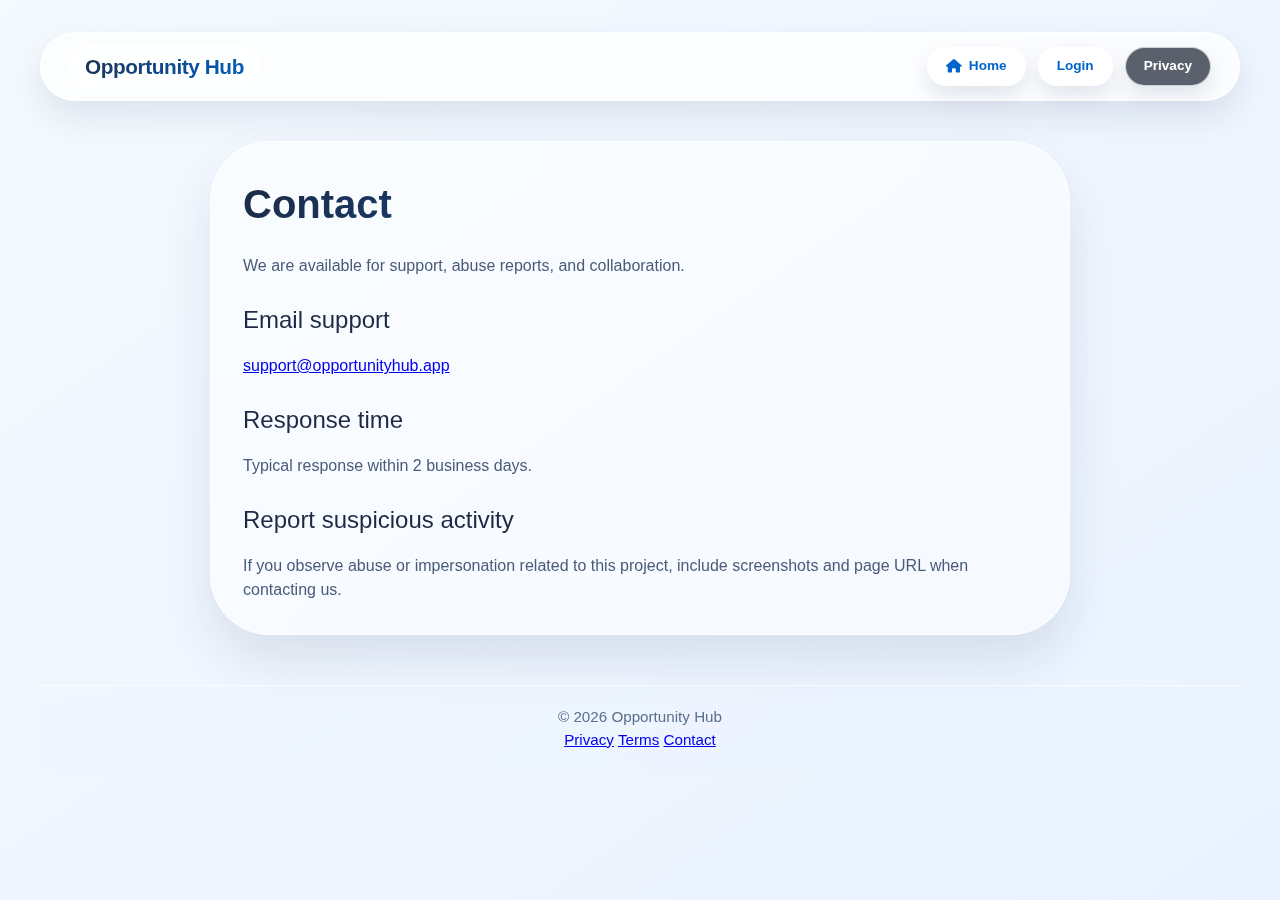
<file: contact.html>
<!DOCTYPE html>
<html lang="en">
<head>
  <meta charset="UTF-8">
  <meta name="viewport" content="width=device-width, initial-scale=1.0">
  <meta http-equiv="Content-Security-Policy" content="default-src 'self'; script-src 'self' https://www.gstatic.com; style-src 'self' 'unsafe-inline' https://fonts.googleapis.com https://cdnjs.cloudflare.com; font-src https://fonts.gstatic.com https://cdnjs.cloudflare.com data:; img-src 'self' data: https:; connect-src 'self' https://identitytoolkit.googleapis.com https://securetoken.googleapis.com https://firestore.googleapis.com https://www.googleapis.com https://*.googleapis.com https://*.firebaseio.com https://*.firebaseapp.com; base-uri 'self'; form-action 'self'; frame-ancestors 'none'; upgrade-insecure-requests">
  <title>Contact - Opportunity Hub</title>
  <link rel="preconnect" href="https://fonts.googleapis.com">
  <link rel="preconnect" href="https://fonts.gstatic.com" crossorigin>
  <link rel="stylesheet" href="https://cdnjs.cloudflare.com/ajax/libs/font-awesome/6.0.0-beta3/css/all.min.css">
  <link rel="stylesheet" href="style.css">
</head>
<body>
  <header class="top-nav">
    <a class="brand" href="index.html">Opportunity Hub</a>
    <nav class="nav-actions">
      <a class="btn btn-outline btn-small" href="index.html"><i class="fas fa-home"></i> Home</a>
      <a class="btn btn-outline btn-small" href="login.html">Login</a>
      <a class="btn btn-dark btn-small" href="privacy.html">Privacy</a>
    </nav>
  </header>

  <main class="landing">
    <section class="internships-section" style="max-width: 860px; margin: 0 auto;">
      <div class="section-header home-header">
        <h2>Contact</h2>
        <p style="color: var(--text-secondary);">We are available for support, abuse reports, and collaboration.</p>
      </div>

      <h3>Email support</h3>
      <p style="color: var(--text-secondary);"><a href="mailto:support@opportunityhub.app">support@opportunityhub.app</a></p>
      <h3>Response time</h3>
      <p style="color: var(--text-secondary);">Typical response within 2 business days.</p>
      <h3>Report suspicious activity</h3>
      <p style="color: var(--text-secondary);">If you observe abuse or impersonation related to this project, include screenshots and page URL when contacting us.</p>
    </section>

    <footer class="footer">
      <p>&copy; 2026 Opportunity Hub</p>
      <div class="footer-links">
        <a href="privacy.html">Privacy</a>
        <a href="terms.html">Terms</a>
        <a href="contact.html">Contact</a>
      </div>
    </footer>
  </main>
</body>
</html>
</file>
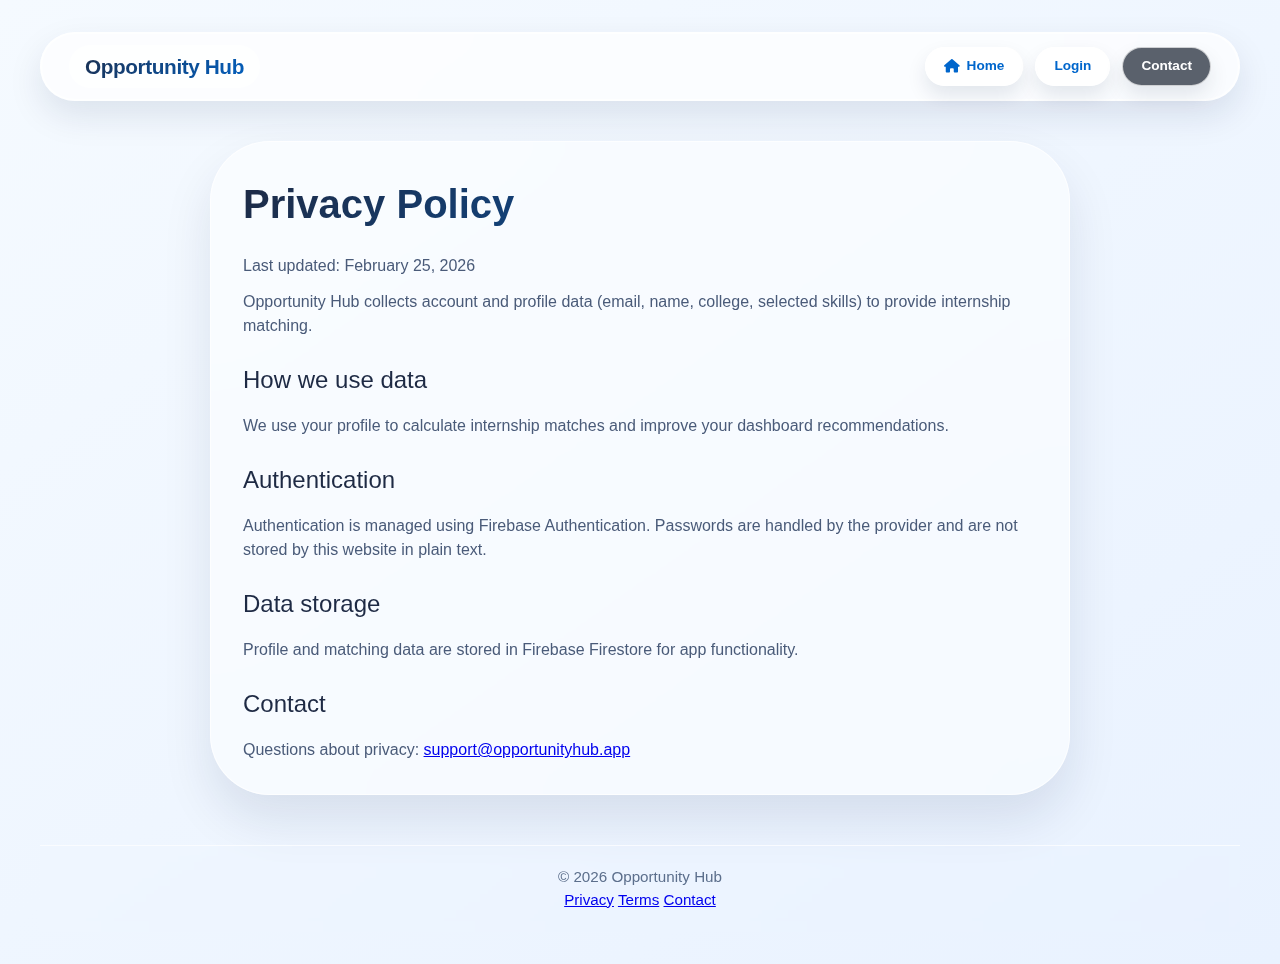
<file: privacy.html>
<!DOCTYPE html>
<html lang="en">
<head>
  <meta charset="UTF-8">
  <meta name="viewport" content="width=device-width, initial-scale=1.0">
  <meta http-equiv="Content-Security-Policy" content="default-src 'self'; script-src 'self' https://www.gstatic.com; style-src 'self' 'unsafe-inline' https://fonts.googleapis.com https://cdnjs.cloudflare.com; font-src https://fonts.gstatic.com https://cdnjs.cloudflare.com data:; img-src 'self' data: https:; connect-src 'self' https://identitytoolkit.googleapis.com https://securetoken.googleapis.com https://firestore.googleapis.com https://www.googleapis.com https://*.googleapis.com https://*.firebaseio.com https://*.firebaseapp.com; base-uri 'self'; form-action 'self'; frame-ancestors 'none'; upgrade-insecure-requests">
  <title>Privacy Policy - Opportunity Hub</title>
  <link rel="preconnect" href="https://fonts.googleapis.com">
  <link rel="preconnect" href="https://fonts.gstatic.com" crossorigin>
  <link rel="stylesheet" href="https://cdnjs.cloudflare.com/ajax/libs/font-awesome/6.0.0-beta3/css/all.min.css">
  <link rel="stylesheet" href="style.css">
</head>
<body>
  <header class="top-nav">
    <a class="brand" href="index.html">Opportunity Hub</a>
    <nav class="nav-actions">
      <a class="btn btn-outline btn-small" href="index.html"><i class="fas fa-home"></i> Home</a>
      <a class="btn btn-outline btn-small" href="login.html">Login</a>
      <a class="btn btn-dark btn-small" href="contact.html">Contact</a>
    </nav>
  </header>

  <main class="landing">
    <section class="internships-section" style="max-width: 860px; margin: 0 auto;">
      <div class="section-header home-header">
        <h2>Privacy Policy</h2>
        <p style="color: var(--text-secondary);">Last updated: February 25, 2026</p>
      </div>

      <p style="margin-top: 12px; color: var(--text-secondary);">Opportunity Hub collects account and profile data (email, name, college, selected skills) to provide internship matching.</p>
      <h3>How we use data</h3>
      <p style="color: var(--text-secondary);">We use your profile to calculate internship matches and improve your dashboard recommendations.</p>
      <h3>Authentication</h3>
      <p style="color: var(--text-secondary);">Authentication is managed using Firebase Authentication. Passwords are handled by the provider and are not stored by this website in plain text.</p>
      <h3>Data storage</h3>
      <p style="color: var(--text-secondary);">Profile and matching data are stored in Firebase Firestore for app functionality.</p>
      <h3>Contact</h3>
      <p style="color: var(--text-secondary);">Questions about privacy: <a href="mailto:support@opportunityhub.app">support@opportunityhub.app</a></p>
    </section>

    <footer class="footer">
      <p>&copy; 2026 Opportunity Hub</p>
      <div class="footer-links">
        <a href="privacy.html">Privacy</a>
        <a href="terms.html">Terms</a>
        <a href="contact.html">Contact</a>
      </div>
    </footer>
  </main>
</body>
</html>
</file>
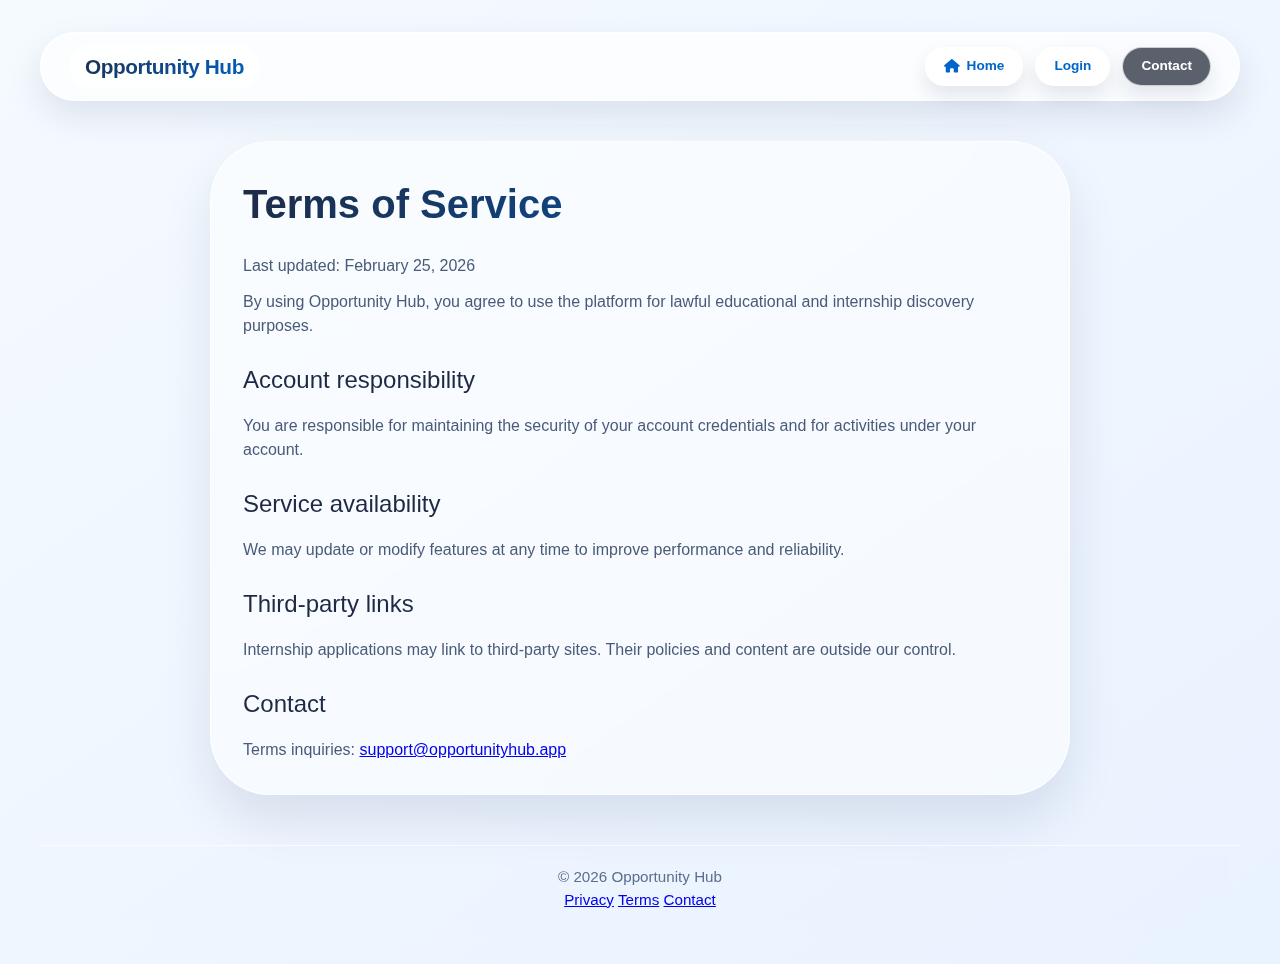
<file: terms.html>
<!DOCTYPE html>
<html lang="en">
<head>
  <meta charset="UTF-8">
  <meta name="viewport" content="width=device-width, initial-scale=1.0">
  <meta http-equiv="Content-Security-Policy" content="default-src 'self'; script-src 'self' https://www.gstatic.com; style-src 'self' 'unsafe-inline' https://fonts.googleapis.com https://cdnjs.cloudflare.com; font-src https://fonts.gstatic.com https://cdnjs.cloudflare.com data:; img-src 'self' data: https:; connect-src 'self' https://identitytoolkit.googleapis.com https://securetoken.googleapis.com https://firestore.googleapis.com https://www.googleapis.com https://*.googleapis.com https://*.firebaseio.com https://*.firebaseapp.com; base-uri 'self'; form-action 'self'; frame-ancestors 'none'; upgrade-insecure-requests">
  <title>Terms of Service - Opportunity Hub</title>
  <link rel="preconnect" href="https://fonts.googleapis.com">
  <link rel="preconnect" href="https://fonts.gstatic.com" crossorigin>
  <link rel="stylesheet" href="https://cdnjs.cloudflare.com/ajax/libs/font-awesome/6.0.0-beta3/css/all.min.css">
  <link rel="stylesheet" href="style.css">
</head>
<body>
  <header class="top-nav">
    <a class="brand" href="index.html">Opportunity Hub</a>
    <nav class="nav-actions">
      <a class="btn btn-outline btn-small" href="index.html"><i class="fas fa-home"></i> Home</a>
      <a class="btn btn-outline btn-small" href="login.html">Login</a>
      <a class="btn btn-dark btn-small" href="contact.html">Contact</a>
    </nav>
  </header>

  <main class="landing">
    <section class="internships-section" style="max-width: 860px; margin: 0 auto;">
      <div class="section-header home-header">
        <h2>Terms of Service</h2>
        <p style="color: var(--text-secondary);">Last updated: February 25, 2026</p>
      </div>

      <p style="margin-top: 12px; color: var(--text-secondary);">By using Opportunity Hub, you agree to use the platform for lawful educational and internship discovery purposes.</p>
      <h3>Account responsibility</h3>
      <p style="color: var(--text-secondary);">You are responsible for maintaining the security of your account credentials and for activities under your account.</p>
      <h3>Service availability</h3>
      <p style="color: var(--text-secondary);">We may update or modify features at any time to improve performance and reliability.</p>
      <h3>Third-party links</h3>
      <p style="color: var(--text-secondary);">Internship applications may link to third-party sites. Their policies and content are outside our control.</p>
      <h3>Contact</h3>
      <p style="color: var(--text-secondary);">Terms inquiries: <a href="mailto:support@opportunityhub.app">support@opportunityhub.app</a></p>
    </section>

    <footer class="footer">
      <p>&copy; 2026 Opportunity Hub</p>
      <div class="footer-links">
        <a href="privacy.html">Privacy</a>
        <a href="terms.html">Terms</a>
        <a href="contact.html">Contact</a>
      </div>
    </footer>
  </main>
</body>
</html>
</file>
<file: style.css>
/* style.css - iOS Glass with Dark Theme & Smooth Transitions */
@import url('https://fonts.googleapis.com/css2?family=Manrope:wght@400;500;600;700;800&family=Sora:wght@600;700;800&display=swap');
* {
  margin: 0;
  padding: 0;
  box-sizing: border-box;
}

/* Light theme (default) variables */
:root {
  --bg-gradient-start: #f5faff;
  --bg-gradient-end: #e9f2ff;
  --glass-bg: rgba(255, 255, 255, 0.5);
  --glass-bg-strong: rgba(255, 255, 255, 0.7);
  --glass-border: rgba(255, 255, 255, 0.7);
  --text-primary: #1e2a44;
  --text-secondary: #4a5b79;
  --text-muted: #5c6f8c;
  --accent: #0066cc;
  --accent-hover: #1a75d4;
  --accent-soft: rgba(0, 102, 204, 0.1);
  --card-shadow: rgba(0, 30, 70, 0.1);
  --danger: #dc2626;
  --danger-hover: #b91c1c;
  --danger-soft: rgba(220, 38, 38, 0.1);
  --logout-bg: #3a4b69;
  --logout-hover: #2d3c56;
  --logout-shadow: rgba(45, 60, 86, 0.35);
  --font-body: 'Manrope', -apple-system, BlinkMacSystemFont, 'Segoe UI', sans-serif;
  --font-display: 'Sora', 'Manrope', -apple-system, BlinkMacSystemFont, 'Segoe UI', sans-serif;
}

/* Dark theme variables */
body.dark-theme {
  --bg-gradient-start: #121212;
  --bg-gradient-end: #1a1f2b;
  --glass-bg: rgba(30, 35, 45, 0.6);
  --glass-bg-strong: rgba(40, 45, 58, 0.8);
  --glass-border: rgba(255, 255, 255, 0.1);
  --text-primary: #f0f4ff;
  --text-secondary: #b0c4de;
  --text-muted: #8896b0;
  --accent: #5e9eff;
  --accent-hover: #7bb1ff;
  --accent-soft: rgba(94, 158, 255, 0.15);
  --card-shadow: rgba(0, 0, 0, 0.5);
  --danger: #ef4444;
  --danger-hover: #f87171;
  --danger-soft: rgba(239, 68, 68, 0.15);
  --logout-bg: #5d708f;
  --logout-hover: #6d82a5;
  --logout-shadow: rgba(93, 112, 143, 0.35);
}

/* Smooth transitions for all themed properties */
body, body * {
  transition: background-color 0.3s ease, color 0.2s ease, border-color 0.2s ease, box-shadow 0.2s ease, backdrop-filter 0.3s ease;
}

body {
  font-family: var(--font-body);
  background: linear-gradient(145deg, var(--bg-gradient-start), var(--bg-gradient-end));
  min-height: 100vh;
  display: flex;
  flex-direction: column;
  align-items: center;
  padding: 2rem 1.5rem;
  color: var(--text-primary);
  line-height: 1.5;
}

/* Glass container for main content */
body > *:not(script):not(.top-nav) {
  width: 100%;
  max-width: 1200px;
  margin-left: auto;
  margin-right: auto;
}

/* ---------- TOP NAVIGATION ---------- */
.top-nav {
  display: flex;
  align-items: center;
  justify-content: space-between;
  gap: 16px;
  width: 100%;
  max-width: 1200px;
  margin-bottom: 40px;
  padding: 12px 28px;
  background: var(--glass-bg-strong);
  backdrop-filter: blur(20px);
  -webkit-backdrop-filter: blur(20px);
  border-radius: 60px;
  box-shadow: 0 15px 35px var(--card-shadow), 0 0 0 1px var(--glass-border) inset;
  border: 1px solid var(--glass-border);
}

.brand {
  font-family: var(--font-display);
  font-weight: 700;
  font-size: 1.3rem;
  background: linear-gradient(135deg, var(--text-primary), var(--accent));
  background-clip: text;
  -webkit-background-clip: text;
  -webkit-text-fill-color: transparent;
  text-decoration: none;
  letter-spacing: -0.02em;
  padding: 6px 16px;
  border-radius: 40px;
  background-color: rgba(255,255,255,0.3);
  backdrop-filter: blur(4px);
}

.nav-actions {
  display: flex;
  align-items: center;
  gap: 12px;
  flex-wrap: wrap;
}

/* Theme toggle button */
#themeToggle {
  background: var(--glass-bg);
  color: var(--text-primary);
  border: 1px solid var(--glass-border);
  padding: 8px 12px;
  font-size: 1rem;
}

/* ---------- GLOBAL BUTTON STYLES ---------- */
button,
.btn {
  display: inline-flex;
  align-items: center;
  justify-content: center;
  gap: 8px;
  border: none;
  border-radius: 50px;
  padding: 12px 28px;
  font-size: 0.95rem;
  font-weight: 600;
  text-decoration: none;
  cursor: pointer;
  backdrop-filter: blur(10px);
  -webkit-backdrop-filter: blur(10px);
  border: 1px solid var(--glass-border);
  box-shadow: 0 10px 20px var(--card-shadow);
  background: var(--accent);
  color: white;
}

/* Button variants */
.btn-primary,
button[type="submit"],
#signupBtn,
#loginBtn,
#saveProfile {
  background: var(--accent);
  color: white;
}

.btn-primary:hover,
button[type="submit"]:hover,
#signupBtn:hover,
#loginBtn:hover,
#saveProfile:hover {
  background: var(--accent-hover);
  transform: translateY(-2px);
  box-shadow: 0 18px 30px var(--accent-soft);
}

.btn-outline {
  background: var(--glass-bg-strong);
  color: var(--accent);
  border: 1px solid var(--glass-border);
}

.btn-outline:hover {
  background: var(--glass-bg);
  color: var(--accent-hover);
}

.btn-dark {
  background: rgba(20, 30, 45, 0.7);
  color: white;
}

.btn-dark:hover {
  background: rgba(30, 40, 60, 0.8);
}

.btn-danger {
  background: var(--logout-bg);
  color: white;
}

.btn-danger:hover {
  background: var(--logout-hover);
  box-shadow: 0 18px 30px var(--logout-shadow);
  transform: translateY(-2px);
}

.btn-small {
  padding: 8px 18px;
  font-size: 0.85rem;
}

.btn-large {
  padding: 16px 36px;
  font-size: 1.1rem;
}

/* ---------- INPUT FIELDS ---------- */
input[type="email"],
input[type="password"],
input[type="text"] {
  width: 100%;
  max-width: 420px;
  display: block;
  margin: 16px auto;
  padding: 16px 24px;
  background: var(--glass-bg-strong);
  backdrop-filter: blur(10px);
  -webkit-backdrop-filter: blur(10px);
  border: 1px solid var(--glass-border);
  border-radius: 50px;
  font-size: 1rem;
  color: var(--text-primary);
  box-shadow: 0 8px 20px var(--card-shadow), 0 0 0 1px var(--glass-border) inset;
  transition: all 0.2s ease;
}

input:focus {
  outline: none;
  background: var(--glass-bg);
  border-color: var(--accent);
  box-shadow: 0 10px 25px var(--accent-soft), 0 0 0 3px var(--accent-soft);
}

input::placeholder {
  color: var(--text-muted);
  opacity: 0.7;
}

/* ---------- CHECKBOX LABELS ---------- */
label {
  display: inline-flex;
  align-items: center;
  gap: 10px;
  margin: 8px 12px 8px 0;
  padding: 10px 22px;
  background: var(--glass-bg);
  backdrop-filter: blur(8px);
  -webkit-backdrop-filter: blur(8px);
  border-radius: 50px;
  border: 1px solid var(--glass-border);
  font-size: 1rem;
  color: var(--text-primary);
  cursor: pointer;
  transition: background 0.2s;
}

label:hover {
  background: var(--glass-bg-strong);
}

input[type="checkbox"] {
  width: 20px;
  height: 20px;
  accent-color: var(--accent);
  border-radius: 6px;
}

/* ---------- HEADINGS ---------- */
h1 {
  font-family: var(--font-display);
  font-size: 4rem;
  font-weight: 700;
  letter-spacing: -0.03em;
  color: var(--text-primary);
  margin-bottom: 20px;
  line-height: 1.1;
}

h2 {
  font-family: var(--font-display);
  font-size: 2.5rem;
  font-weight: 600;
  background: linear-gradient(135deg, var(--text-primary), var(--accent));
  background-clip: text;
  -webkit-background-clip: text;
  -webkit-text-fill-color: transparent;
  margin-bottom: 20px;
}

h3 {
  font-family: var(--font-display);
  font-size: 1.5rem;
  font-weight: 500;
  color: var(--text-primary);
  margin: 24px 0 16px;
}

/* ---------- CARDS & SECTIONS ---------- */
.internships-section,
.hero,
.home-card,
.testimonial-card,
.cta-glass,
.modal-card {
  background: var(--glass-bg);
  backdrop-filter: blur(25px);
  -webkit-backdrop-filter: blur(25px);
  border-radius: 60px;
  border: 1px solid var(--glass-border);
  box-shadow: 0 25px 50px var(--card-shadow);
  padding: 32px;
  margin-bottom: 40px;
}

.hero {
  padding: 60px 50px;
  border-radius: 70px;
  position: relative;
  overflow: hidden;
}

.hero::before {
  content: '';
  position: absolute;
  top: -20%;
  right: -10%;
  width: 400px;
  height: 400px;
  background: radial-gradient(circle, var(--accent-soft) 0%, transparent 70%);
  border-radius: 50%;
  z-index: 0;
}

.hero > * {
  position: relative;
  z-index: 2;
}

.eyebrow {
  display: inline-block;
  font-size: 0.9rem;
  font-weight: 600;
  letter-spacing: 0.15em;
  color: var(--accent);
  background: var(--glass-bg);
  padding: 6px 18px;
  border-radius: 50px;
  margin-bottom: 20px;
  backdrop-filter: blur(4px);
  border: 1px solid var(--glass-border);
}

.hero-text {
  font-size: 1.4rem;
  font-weight: 400;
  color: var(--text-secondary);
  max-width: 700px;
  margin-bottom: 15px;
}

.hero-subtext {
  font-size: 1.1rem;
  color: var(--text-secondary);
  margin-bottom: 20px;
}

.status-text {
  font-size: 1rem;
  color: var(--text-secondary);
  background: var(--glass-bg);
  display: inline-block;
  padding: 8px 24px;
  border-radius: 50px;
  backdrop-filter: blur(4px);
  margin-bottom: 30px;
}

/* Stats in hero */
.hero-stats {
  display: flex;
  gap: 40px;
  flex-wrap: wrap;
  background: var(--glass-bg);
  backdrop-filter: blur(4px);
  border-radius: 60px;
  padding: 20px 30px;
  border: 1px solid var(--glass-border);
  justify-content: center;
  margin-bottom: 30px;
}

.stat {
  font-size: 1rem;
  color: var(--text-secondary);
  text-align: center;
  opacity: 0;
  transform: translateY(14px) scale(0.98);
  animation: statReveal 0.7s ease forwards;
}

.stat:nth-child(1) {
  animation-delay: 0.15s;
}

.stat:nth-child(2) {
  animation-delay: 0.3s;
}

.stat:nth-child(3) {
  animation-delay: 0.45s;
}

.stat span {
  font-size: 2rem;
  font-weight: 700;
  color: var(--accent);
  display: block;
  line-height: 1.2;
}

@keyframes statReveal {
  from {
    opacity: 0;
    transform: translateY(14px) scale(0.98);
  }
  to {
    opacity: 1;
    transform: translateY(0) scale(1);
  }
}

/* Hero actions */
.hero-actions {
  display: flex;
  gap: 20px;
  flex-wrap: wrap;
}

/* ---------- FEATURE GRID ---------- */
.home-grid {
  display: grid;
  grid-template-columns: repeat(3, 1fr);
  gap: 30px;
  margin-top: 20px;
}

.home-card {
  background: var(--glass-bg);
  backdrop-filter: blur(15px);
  border-radius: 50px;
  padding: 40px 25px;
  text-align: center;
  border: 1px solid var(--glass-border);
  transition: transform 0.25s ease, box-shadow 0.3s, background 0.3s;
  box-shadow: 0 15px 30px var(--card-shadow);
}

.home-card:hover {
  transform: translateY(-8px);
  box-shadow: 0 30px 50px var(--accent-soft);
  background: var(--glass-bg-strong);
}

.card-icon {
  font-size: 2.5rem;
  color: var(--accent);
  margin-bottom: 20px;
  background: var(--glass-bg);
  width: 70px;
  height: 70px;
  display: flex;
  align-items: center;
  justify-content: center;
  border-radius: 50%;
  margin-left: auto;
  margin-right: auto;
  backdrop-filter: blur(4px);
  border: 1px solid var(--glass-border);
}

.home-card h3 {
  font-size: 1.6rem;
  font-weight: 600;
  margin-bottom: 15px;
  color: var(--text-primary);
}

.home-card p {
  color: var(--text-secondary);
  line-height: 1.6;
  font-size: 1rem;
}

/* ---------- STEPS ---------- */
.steps {
  display: flex;
  flex-direction: column;
  gap: 20px;
  margin-top: 20px;
}

.step-item {
  display: flex;
  align-items: center;
  gap: 25px;
  background: var(--glass-bg);
  backdrop-filter: blur(8px);
  border-radius: 70px;
  padding: 20px 35px;
  border: 1px solid var(--glass-border);
  transition: transform 0.2s, background 0.2s;
}

.step-item:hover {
  transform: translateX(8px);
  background: var(--glass-bg-strong);
}

.step-number {
  background: var(--accent);
  color: white;
  width: 60px;
  height: 60px;
  display: flex;
  align-items: center;
  justify-content: center;
  border-radius: 50%;
  font-size: 1.8rem;
  font-weight: 700;
  box-shadow: 0 10px 20px var(--accent-soft);
  flex-shrink: 0;
}

.step-content h3 {
  font-size: 1.4rem;
  font-weight: 600;
  color: var(--text-primary);
  margin-bottom: 5px;
}

.step-content p {
  font-size: 1.1rem;
  color: var(--text-secondary);
}

/* ---------- DASHBOARD RESULTS ---------- */
#results {
  margin-top: 20px;
}

/* Badge styles (from original) */
.badge {
  display: inline-block;
  padding: 4px 12px;
  border-radius: 50px;
  font-weight: 600;
  font-size: 0.85rem;
}

.badge.high {
  background: rgba(34, 197, 94, 0.2);
  color: #16a34a;
}

.badge.medium {
  background: rgba(245, 158, 11, 0.2);
  color: #b45309;
}

.badge.low {
  background: rgba(239, 68, 68, 0.2);
  color: #b91c1c;
}

/* ---------- FOOTER ---------- */
.footer {
  text-align: center;
  margin-top: 50px;
  color: var(--text-muted);
  font-size: 0.95rem;
  padding: 20px;
  border-top: 1px solid var(--glass-border);
  backdrop-filter: blur(4px);
  width: 100%;
}

/* ---------- UTILITY ---------- */
.hidden {
  display: none !important;
}

/* ---------- RESPONSIVE ---------- */
@media (max-width: 800px) {
  body {
    padding: 1.5rem 1rem;
  }
  h1 {
    font-size: 2.8rem;
  }
  h2 {
    font-size: 2rem;
  }
  .hero {
    padding: 40px 30px;
    border-radius: 50px;
  }
  .hero-stats {
    flex-direction: column;
    gap: 20px;
    padding: 20px;
  }
  .home-grid {
    grid-template-columns: 1fr;
  }
  .top-nav {
    flex-direction: column;
    align-items: stretch;
    border-radius: 50px;
    padding: 15px;
  }
  .nav-actions {
    justify-content: center;
  }
  .step-item {
    flex-direction: column;
    text-align: center;
    padding: 25px;
    border-radius: 50px;
  }
  .step-number {
    margin-bottom: 10px;
  }
  input[type="email"],
  input[type="password"],
  input[type="text"] {
    max-width: 100%;
  }
}
</file>
